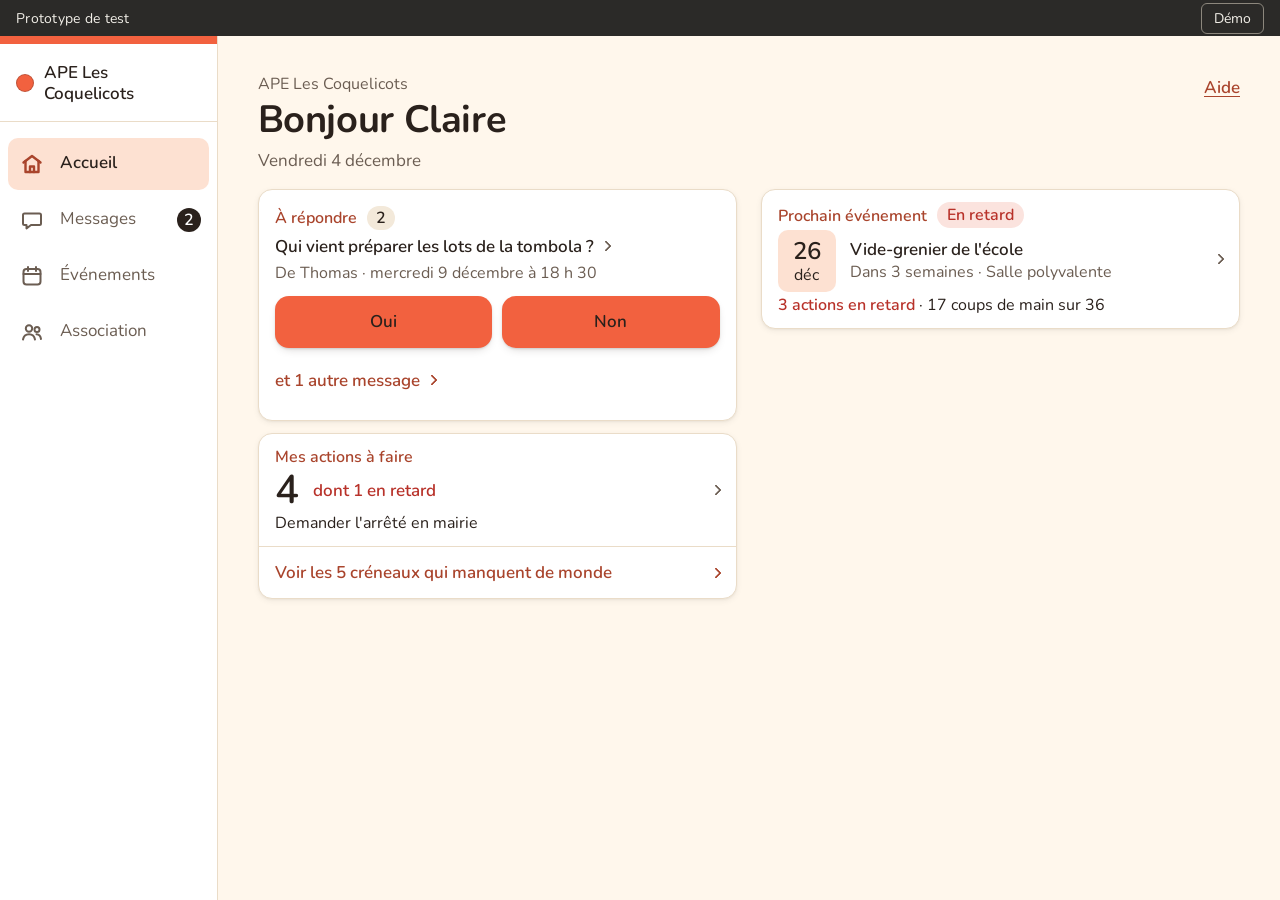
<file: index.html>
<!doctype html>
<html lang="fr">
<head>
  <meta charset="utf-8">
  <meta name="viewport" content="width=device-width, initial-scale=1, viewport-fit=cover">
  <meta name="theme-color" content="#FFF7EC">
  <meta name="robots" content="noindex, nofollow, noarchive">
  <meta name="googlebot" content="noindex, nofollow">
  <title>MonAsso — prototype</title>
  <link rel="stylesheet" href="style.css">
</head>
<body>
  <!-- Outils de démonstration (rempli par js/app.js) : ne font pas partie de l'interface. -->
  <div class="demo" role="region" aria-label="Outils de démonstration">
    <div class="demo-bandeau">
      <span class="demo-etiquette" id="demo-etiquette">Prototype de test</span>
      <a class="demo-retour" id="demo-retour" href="#accueil" hidden>Revenir à l'application</a>
      <button type="button" class="demo-bouton" id="demo-ouvrir" aria-expanded="false" aria-controls="demo-menu">Démo</button>
    </div>
    <div class="demo-menu" id="demo-menu" hidden></div>
  </div>

  <!-- Menu (rempli par js/app.js selon la sorte de groupe) : barre du bas au téléphone, colonne de gauche à l'ordinateur.
       Il vient avant le contenu, pour être rejoint en premier au clavier. -->
  <nav class="onglets" id="onglets" aria-label="Menu principal"></nav>

  <!-- À l'ordinateur, la liste (Messages, Événements) quand l'écran est en deux colonnes ; vide au téléphone. -->
  <div class="liste" id="liste"></div>

  <main id="vue" class="vue" tabindex="-1"></main>

  <!-- Demande 017 : la fenêtre de confirmation de l'appli (remplace celle du navigateur). Sans titre : la phrase lui donne son nom
       (la question) et sa description (la suite). Textes et boutons remplis par js/app.js, depuis mots.js. -->
  <dialog class="fenetre" id="fenetre" aria-labelledby="fenetre-nom">
    <p class="fenetre-phrase" id="fenetre-phrase"><span id="fenetre-nom"></span> <span id="fenetre-detail"></span></p>
    <div class="fenetre-boutons">
      <button type="button" class="bouton" id="fenetre-oui"></button>
      <button type="button" class="bouton bouton--secondaire" id="fenetre-non"></button>
    </div>
  </dialog>

  <noscript><p class="vue">Ce prototype a besoin de JavaScript pour fonctionner.</p></noscript>

  <script src="mots.js"></script>
  <script src="donnees.js"></script>
  <script src="js/logique.js"></script>
  <script src="js/groupes.js"></script>
  <script src="js/evenements.js"></script>
  <script src="js/messages.js"></script>
  <script src="js/app.js"></script>
</body>
</html>
</file>
<file: style.css>
/*
  Prototype MonAsso — charte « V2 » (demande 1, navigation et charte).
  Fond crème chaud, une couleur principale vive (remplaçable par celle de
  l'association), un accent bleu canard, coins arrondis, police ronde Nunito.
  Tout est décrit, avec les contrastes, sur la page interne « Charte » (#charte).

  Règles : texte de 16 px minimum, contraste AA (4,5:1) pour tout texte,
  un seul bouton principal par écran, boutons nommés par un verbe et son objet.
*/

/* Nunito : police ronde et lisible, zéro rond. Licence libre OFL (polices/OFL-nunito.txt). */
@font-face { font-family: "Nunito"; src: url("polices/nunito-variable.woff2") format("woff2"); font-weight: 200 1000; font-style: normal; font-display: swap; }

:root {
  /* Couleur principale : remplacée au chargement par celle de l'association (js/app.js). */
  --principale: #F2613F;          /* aplats, repères, illustrations */
  --principale-fond: #F2613F;     /* fond du bouton principal */
  --sur-principale: #2A211C;      /* texte posé sur la couleur principale */
  --principale-texte: #A9442C;    /* écrire en couleur (liens, titres de carte) */
  --principale-pale: #FDE1D2;     /* fond léger */

  /* Accent : bleu canard, pour « en cours » et les informations. */
  --accent: #0B6E77;
  --accent-pale: #DDF0EF;

  /* Alerte : retards, annulation. */
  --alerte: #B8322A;
  --alerte-pale: #FBE3DE;

  /* Code couleur de préparation (calendrier) : toujours accompagné d'un mot. */
  --vert: #2F8A3E;
  --vert-pale: #DDF1DF;
  --vert-texte: #1F6B2C;
  --orange: #E08A1E;
  --orange-pale: #FDEBD3;
  --orange-texte: #8A4A0A;

  /* Neutres chauds */
  --fond: #FFF7EC;
  --surface: #FFFFFF;
  --surface-douce: #F3E9DA;
  --trait: #EADCC8;
  --texte: #2A211C;
  --texte-doux: #6B5D52;          /* 6:1 sur le fond */

  --police: "Nunito", "Trebuchet MS", system-ui, sans-serif;
  --taille-texte: 1.0625rem;      /* 17 px */
  --taille-petit: 1rem;           /* 16 px : jamais en dessous */
  --rayon: 14px;
  --rayon-petit: 10px;
  --geste: 52px;                  /* hauteur minimale des zones tactiles */
  --barre-bas: 72px;
  --bande: 79px;                  /* hauteur de la bande du bouton : 12 + 54 (un bouton) + 12, et 1 px de trait */
  /* Demande 017 (direction artistique) : contours fins et gris, ombres légères, mouvements courts. */
  --contour: #8A7B70;             /* champs, boutons secondaires, cases : 4,1:1 sur blanc, 3,8:1 sur le fond, 3,4:1 sur --surface-douce */
  --ombre: 0 1px 2px rgba(42, 33, 28, 0.05), 0 2px 6px rgba(42, 33, 28, 0.06);
  --ombre-principale: 0 1px 2px rgba(42, 33, 28, 0.12), 0 4px 10px -4px rgba(42, 33, 28, 0.25); /* le bouton principal, seul bouton à en avoir */
  --ombre-fenetre: 0 12px 40px rgba(42, 33, 28, 0.28);
  --voile: rgba(42, 33, 28, 0.5);
  --duree: 180ms;
  --duree-courte: 150ms;
  --courbe: cubic-bezier(.2, 0, 0, 1); /* départ vif, arrivée douce */
  --rayon-fenetre: 20px;
}

*, *::before, *::after { box-sizing: border-box; }
html { -webkit-text-size-adjust: 100%; }

body {
  margin: 0;
  background: var(--fond);
  color: var(--texte);
  font-family: var(--police);
  font-size: var(--taille-texte);
  font-weight: 400;
  line-height: 1.5;
  overflow-wrap: break-word;
}

/* Demande 017 : souligné = un lien posé dans une phrase (et « Aide », les liens gris) ; ce qui s'ouvre porte un chevron, sans soulignement. */
a { color: var(--principale-texte); font-weight: inherit; text-decoration: underline; text-decoration-thickness: 1px; text-underline-offset: 3px; }
:focus-visible { outline: 3px solid var(--accent); outline-offset: 3px; border-radius: 4px; }
h1, h2, h3, p, figure { margin: 0; }
ul, ol { margin: 0; padding: 0; list-style: none; }
strong { font-weight: 600; }
/* Demande 017 : trois graisses seulement, 400, 600 et 700 (700 pour le titre de page). */
h3 { font-weight: 600; }
th { font-weight: 600; }

/* ---------- Outils de démo (hors interface) ---------- */

.demo { position: sticky; top: 0; z-index: 10; font-size: 0.875rem; }
.demo-bandeau {
  display: flex; align-items: center; justify-content: space-between; gap: 12px;
  min-height: 36px; padding: 0 16px; background: #2B2A28; color: #F2EFE8;
}
.demo-etiquette { letter-spacing: 0.02em; }
.demo-bouton {
  font: inherit; color: inherit; background: transparent;
  border: 1px solid #8C877D; border-radius: 6px; padding: 4px 12px; min-height: 30px; cursor: pointer;
}
.demo-retour { color: #F2EFE8; margin-left: auto; padding: 4px 0; font-weight: 400; }
.demo-menu { background: #2B2A28; color: #F2EFE8; padding: 4px 16px 12px; border-top: 1px solid #45433F; }
.demo-ligne {
  display: flex; align-items: center; justify-content: space-between; gap: 12px; width: 100%;
  min-height: 48px; padding: 8px 0; border: 0; border-bottom: 1px solid #45433F;
  font: inherit; color: #F2EFE8; text-decoration: none; text-align: left; background: none; font-weight: 400;
}
.demo-ligne select { font: inherit; font-size: 1rem; padding: 6px 8px; border-radius: 6px; border: 1px solid #8C877D; background: #3A3936; color: #F2EFE8; }
/* « Changer de groupe » et « Changer de personne » : le libellé au-dessus, la liste dessous,
   sur toute la largeur du menu et jamais plus ; un nom trop long est coupé par des points de suspension. */
.demo-ligne--liste { flex-direction: column; align-items: stretch; justify-content: center; gap: 4px; min-width: 0; }
.demo-ligne--liste select {
  display: block; width: 100%; max-width: 100%; min-width: 0; min-height: 44px; box-sizing: border-box;
  white-space: nowrap; overflow: hidden; text-overflow: ellipsis;
}
.demo-reinit { color: #D8D3C9; text-decoration: underline; cursor: pointer; border-bottom: 0; }

/* ---------- Mise en page ---------- */

.vue { max-width: 560px; margin: 0 auto; padding: 16px 16px 56px; outline: none; }
.espace-bureau .vue { padding-bottom: calc(var(--barre-bas) + 40px + env(safe-area-inset-bottom)); }

.entete { margin-bottom: 16px; }
.surtitre { font-size: var(--taille-petit); font-weight: 400; color: var(--texte-doux); margin-bottom: 2px; }
h1 { font-size: 2rem; line-height: 1.15; font-weight: 700; letter-spacing: -0.01em; }
h1:focus { outline: none; }
h2 { font-size: 1.25rem; line-height: 1.25; font-weight: 600; }
.sous-titre { margin-top: 6px; color: var(--texte-doux); }
.discret { color: var(--texte-doux); font-size: var(--taille-petit); }
.texte-alerte { color: var(--alerte); font-weight: 600; }

.retour {
  display: inline-flex; align-items: center; gap: 8px; min-height: 44px; margin: -6px 0 6px;
  text-decoration: none;
}
/* Demande 017 : un seul chevron, 8 × 8 px, trait de 2 px ; vers la gauche pour revenir. */
.retour::before { content: ""; flex-shrink: 0; width: 8px; height: 8px; border-left: 2px solid currentColor; border-bottom: 2px solid currentColor; transform: rotate(45deg); border-radius: 1px; }

.section { margin-top: 24px; }
.section-titre { display: flex; align-items: baseline; justify-content: space-between; gap: 12px; margin-bottom: 8px; }
.section-titre .discret { font-weight: 400; }

/* ---------- Boutons ---------- */

.bouton {
  display: flex; align-items: center; justify-content: center; gap: 8px;
  /* Demande 017 : le contour passe de 2 à 1 px ; la marge intérieure gagne 1 px, la hauteur du bouton ne change pas (54 px avec une ligne). */
  width: 100%; min-height: var(--geste); padding: 13px 20px;
  font: inherit; font-weight: 600; text-align: center; text-decoration: none;
  border-radius: var(--rayon); cursor: pointer; border: 1px solid transparent;
  transition: background-color var(--duree-courte) var(--courbe), border-color var(--duree-courte) var(--courbe),
    box-shadow var(--duree-courte) var(--courbe), color var(--duree-courte) var(--courbe), transform var(--duree-courte) var(--courbe);
}
/* Demande 017 : le bouton principal, seul bouton à avoir une ombre (une ombre douce, sans arête) ; aucun contour. */
.bouton--principal { background: var(--principale-fond); color: var(--sur-principale); box-shadow: var(--ombre-principale); }
.bouton--secondaire { background: var(--surface); color: var(--texte); border-color: var(--contour); }
.bouton--secondaire:hover { background: var(--surface-douce); }
.bouton--alerte { background: var(--alerte); color: #fff; }
.bouton--petit { width: auto; min-height: 48px; padding: 8px 16px; flex-shrink: 0; }
.bouton + .bouton, .bouton + .boutons-ligne, .boutons-ligne + .bouton { margin-top: 12px; }
.bouton:active { transform: translateY(1px); }
.bouton--principal:active { box-shadow: 0 1px 2px rgba(42, 33, 28, 0.12); }
/* Un bouton d'ajout placé avant une liste, ou après elle (demande 006). */
.bouton + .calendrier, .bouton + .avancement, .bouton + .vide { margin-top: 16px; }
.repli + .bouton { margin-top: 14px; }
.vide .bouton { margin-top: 6px; }

/* Demande 017 : le lien de suite se reconnaît à son chevron, pas à un soulignement. */
.lien-suite { display: inline-flex; align-items: center; gap: 8px; min-height: 48px; margin-top: 8px; font-weight: 600; text-decoration: none; }
.lien-suite::after { content: ""; flex-shrink: 0; width: 8px; height: 8px; border-right: 2px solid currentColor; border-top: 2px solid currentColor; transform: rotate(45deg); border-radius: 1px; }
.lien-bouton {
  display: block; width: 100%; min-height: 48px; margin-top: 4px;
  font: inherit; font-weight: 600; color: var(--texte-doux); background: none; border: 0;
  text-decoration: underline; text-decoration-thickness: 1px; text-underline-offset: 3px; cursor: pointer;
}

/* ---------- Cartes et blocs (un toucher ouvre le détail) ---------- */

.carte {
  position: relative; display: block; padding: 12px 40px 12px 16px; margin-bottom: 8px;
  background: var(--surface); border: 1px solid var(--trait); border-radius: var(--rayon); box-shadow: var(--ombre);
  color: var(--texte); text-decoration: none; font-weight: 400;
  transition: background-color var(--duree-courte) var(--courbe), border-color var(--duree-courte) var(--courbe),
    box-shadow var(--duree-courte) var(--courbe), transform var(--duree-courte) var(--courbe);
}
/* Demande 017 : le chevron, le même partout (8 × 8 px, trait de 2 px, gris doux) ; vers la droite, à 16 px du bord, centré. */
.carte::after {
  content: ""; position: absolute; right: 16px; top: 50%; width: 8px; height: 8px; margin-top: -4px;
  border-right: 2px solid var(--texte-doux); border-top: 2px solid var(--texte-doux); transform: rotate(45deg); border-radius: 1px;
}
.carte:active { transform: translateY(1px); }
.carte-etiquette { display: block; font-size: var(--taille-petit); line-height: 1.375; font-weight: 600; color: var(--principale-texte); margin-bottom: 2px; }
.carte-ligne { display: flex; gap: 14px; align-items: center; }
.carte-titre { display: block; font-size: var(--taille-texte); line-height: 1.3; font-weight: 600; }
.carte-quand { display: block; font-size: var(--taille-petit); line-height: 1.375; color: var(--texte-doux); }
.carte-infos { display: block; font-size: var(--taille-petit); line-height: 1.375; margin-top: 2px; }
/* Demande 017 : la carte d'un message, « Question · De Thomas » sur une ligne (la sorte à la couleur du groupe, l'auteur en gris). */
.carte-auteur { color: var(--texte-doux); font-weight: 400; white-space: nowrap; } /* le point médian ne commence jamais une ligne */
/* Demande 017, critère « quatre messages au moins visibles sans défiler à 375 × 812 » (écran Messages, bureau de l'APE) : les valeurs
   de la direction artistique laissaient la 4e carte à 756 px (les titres de section n'étaient pas comptés). La liste des messages est donc
   un peu plus serrée que les autres listes : sections à 12 px, cartes à 8 px de marge haute et basse, lignes à 1,25, sans écart entre
   les lignes de la carte. Aucun texte sous 16 px. Choix à confirmer par la direction artistique (fiche de la demande 017). */
.section--messages { margin-top: 12px; }
.section--messages > .section-titre { margin-bottom: 4px; line-height: 1.2; }
.carte--message { padding-top: 8px; padding-bottom: 8px; }
.carte--message .carte-titre { line-height: 1.25; }
.carte--message .carte-etiquette, .carte--message .carte-quand, .carte--message .carte-infos { line-height: 1.25; margin: 0; }
.carte--message .etiquette { line-height: 1.25; padding-top: 1px; padding-bottom: 1px; }
.carte--passee { background: var(--surface-douce); box-shadow: none; }

.grand-nombre { font-size: 2.5rem; line-height: 1; font-weight: 600; color: var(--texte); }
.bloc-chiffre { display: flex; align-items: center; gap: 14px; }

.pastille {
  display: flex; flex-direction: column; align-items: center; justify-content: center; flex-shrink: 0;
  width: 58px; height: 62px; border-radius: var(--rayon-petit);
  background: var(--principale-pale); color: var(--texte); line-height: 1;
}
.pastille-jour { font-size: 1.5rem; font-weight: 600; }
.pastille-mois { font-size: 1rem; font-weight: 400; margin-top: 4px; }
.carte--passee .pastille { background: var(--surface); }

/* Étiquettes */
.etiquette {
  display: inline-block; flex-shrink: 0; padding: 2px 10px; border-radius: 999px;
  font-size: 1rem; line-height: 1.375; font-weight: 600; white-space: nowrap;
  background: var(--surface-douce); color: var(--texte);
}
.etiquette--alerte { background: var(--alerte-pale); color: var(--alerte); }
.etiquette--ok { background: var(--accent-pale); color: var(--accent); }
.compte { display: inline-block; min-width: 1.8em; padding: 0 8px; margin-left: 6px; border-radius: 999px; background: var(--surface-douce); text-align: center; font-size: 1rem; }

/* ---------- Barre du bas (espace bureau) ---------- */

.onglets {
  position: fixed; left: 0; right: 0; bottom: 0; z-index: 9;
  display: flex; justify-content: space-around; gap: 2px;
  min-height: var(--barre-bas); padding: 0 6px env(safe-area-inset-bottom);
  background: var(--surface); border-top: 1px solid var(--trait);
  box-shadow: 0 -1px 3px rgba(42, 33, 28, 0.06);
}
.onglets[hidden] { display: none; }
.onglets a {
  flex: 1 1 auto; display: flex; flex-direction: column; align-items: center; justify-content: center; gap: 2px; min-width: 0;
  padding: 8px 2px 6px; color: var(--texte-doux); text-decoration: none; font-size: 1rem; font-weight: 400; line-height: 1.1;
  letter-spacing: -0.01em;
  transition: background-color var(--duree-courte) var(--courbe), color var(--duree-courte) var(--courbe);
}
.onglets .icone { display: flex; align-items: center; justify-content: center; width: 52px; height: 30px; border-radius: 999px; }
.onglets svg { width: 24px; height: 24px; fill: none; stroke: currentColor; stroke-width: 2; stroke-linecap: round; stroke-linejoin: round; }
.onglets a[aria-current="page"] { color: var(--texte); font-weight: 600; }
.onglets a[aria-current="page"] .icone { background: var(--principale-pale); }
.onglets a[aria-current="page"] svg { stroke: var(--principale-texte); stroke-width: 2.4; }

/* ---------- Listes d'actions ---------- */

.bascule { display: grid; grid-template-columns: 1fr 1fr; gap: 4px; padding: 4px; margin-bottom: 8px; background: var(--surface-douce); border-radius: var(--rayon); }
.bascule a {
  display: flex; align-items: center; justify-content: center; min-height: 46px; padding: 6px 8px;
  border-radius: var(--rayon-petit); color: var(--texte); text-decoration: none; text-align: center;
  transition: background-color var(--duree-courte) var(--courbe), box-shadow var(--duree-courte) var(--courbe);
}
.bascule a[aria-current] { background: var(--surface); box-shadow: var(--ombre); font-weight: 600; }

.actions { background: var(--surface); border: 1px solid var(--trait); border-radius: var(--rayon); padding: 0 14px; }
.action { display: flex; align-items: center; justify-content: space-between; gap: 12px; padding: 12px 0; }
.action + .action { border-top: 1px solid var(--trait); }
.action-texte { min-width: 0; }
.action-libelle { font-weight: 600; line-height: 1.3; }
.action-meta { color: var(--texte-doux); margin-top: 2px; }
.action--retard .action-quand { color: var(--alerte); font-weight: 600; }
.action--fait .action-libelle { color: var(--texte-doux); font-weight: 400; }

/* Libellé qui s'ouvre (demande 006, bureau) : tout le texte de l'action est la zone à toucher, le libellé garde sa couleur et sa graisse.
   Demande 017 : plus de soulignement, un chevron vers la droite, à 4 px du texte, avant le bouton d'état. */
.action-texte--lien {
  position: relative; display: flex; flex-direction: column; justify-content: center; flex: 0 1 auto; min-height: 44px; padding-right: 12px;
  color: inherit; font-weight: inherit; text-decoration: none;
}
/* Essai 2 (B2) : le chevron suit le dernier mot du libellé, à 8 px, dans sa ligne ; il ne passe jamais seul à la ligne et ne touche pas
   le bouton d'état. La zone à toucher reste tout le texte de l'action (44 px de haut au moins). */
.action-texte--lien .fin-libelle { white-space: nowrap; }
.action-texte--lien .fin-libelle::after {
  content: ""; display: inline-block; width: 8px; height: 8px; margin-left: 8px; vertical-align: 2px;
  border-right: 2px solid var(--texte-doux); border-top: 2px solid var(--texte-doux); transform: rotate(45deg); border-radius: 1px;
}

/* Statut d'une action : on touche pour le faire avancer */
.statut {
  flex-shrink: 0; min-width: 104px; min-height: 48px; padding: 6px 12px;
  font: inherit; font-size: 1rem; font-weight: 600; border-radius: 999px; cursor: pointer;
  border: 2px solid var(--texte); color: var(--texte); background: var(--surface);
  transition: background-color var(--duree-courte) var(--courbe), border-color var(--duree-courte) var(--courbe),
    color var(--duree-courte) var(--courbe), transform var(--duree-courte) var(--courbe);
}
.statut--en-cours { background: var(--accent-pale); border-color: var(--accent); color: var(--accent); }
.statut--fait { border-color: transparent; background: transparent; color: var(--texte-doux); font-weight: 600; min-height: 44px; }
.statut--fait::before {
  content: ""; display: inline-block; width: 10px; height: 5px; margin: 0 8px 3px 0;
  border-left: 2.5px solid currentColor; border-bottom: 2.5px solid currentColor; transform: rotate(-45deg);
}
.action--retard .statut--a-faire { border-color: var(--alerte); color: var(--alerte); }
.statut:active { transform: scale(0.96); }
/* État qui se lit sans se toucher (ni référent de l'action, ni bureau) : une étiquette (.etiquette), pas un bouton (demande 006b). */

/* Groupes repliables (échéances d'un événement, créneaux) */
.repli { margin-bottom: 10px; background: var(--surface); border: 1px solid var(--trait); border-radius: var(--rayon); }
.repli > summary {
  display: flex; align-items: center; gap: 10px; min-height: 60px; padding: 10px 14px; cursor: pointer; list-style: none;
}
.repli > summary::-webkit-details-marker { display: none; }
/* Demande 017 : le chevron du repli, vers le bas fermé, vers le haut ouvert ; il tourne en 150 ms. */
.repli > summary::after {
  content: ""; flex-shrink: 0; width: 8px; height: 8px; margin: 0 4px 4px 4px;
  border-right: 2px solid var(--texte-doux); border-top: 2px solid var(--texte-doux); transform: rotate(135deg); border-radius: 1px;
  transition: transform var(--duree-courte) var(--courbe);
}
.repli[open] > summary::after { transform: rotate(-45deg); margin-bottom: -4px; }
.repli-titres { flex: 1; min-width: 0; }
.repli-titre { display: block; font-weight: 600; }
.repli-meta { display: block; color: var(--texte-doux); }
.insecable { white-space: nowrap; }
/* Suite de mentions séparées par un point médian : le point ouvre chaque mention et tombe hors du cadre
   quand la mention commence une ligne. Aucun point seul en bout ni en début de ligne. */
.suite { display: flex; flex-wrap: wrap; overflow: hidden; }
.suite-part { padding-left: 1em; margin-left: -1em; margin-right: 1em; }
.suite-part:last-child { margin-right: 0; }
.suite-point { display: inline-block; width: 1em; margin-left: -1em; text-align: center; white-space: pre; }
.repli-corps { padding: 0 14px 6px; border-top: 1px solid var(--trait); }
.repli .actions { border: 0; padding: 0; background: none; }

.avancement { margin-bottom: 8px; }
.barre { height: 10px; margin-bottom: 16px; background: var(--surface-douce); border-radius: 999px; overflow: hidden; }
.barre span { display: block; height: 100%; background: var(--principale); border-radius: 999px; }
.astuce { margin-bottom: 14px; padding: 10px 14px; background: var(--accent-pale); border-radius: var(--rayon-petit); color: var(--texte); }

/* ---------- Calendrier ---------- */

.calendrier { margin-bottom: 28px; padding: 16px 12px 14px; background: var(--surface); border: 1px solid var(--trait); border-radius: var(--rayon); }
.calendrier-titre { margin: 0 4px 10px; }
.calendrier-grille { width: 100%; border-collapse: separate; border-spacing: 2px; table-layout: fixed; }
.calendrier-grille th { font-size: 1rem; font-weight: 400; color: var(--texte-doux); padding-bottom: 4px; }
.calendrier-grille td { padding: 0; text-align: center; }
.jour {
  display: flex; align-items: center; justify-content: center; width: 100%; max-width: 46px; height: 44px; margin: 0 auto;
  border-radius: 12px; color: var(--texte); font-weight: 400; text-decoration: none; border: 3px solid transparent;
}
a.jour { font-weight: 600; }
/* Trois formes en plus des couleurs, pour qui distingue mal le rouge du vert. */
.jour--a-jour { background: var(--vert-pale); border-color: var(--vert); border-radius: 50%; }
.jour--en-cours { background: var(--orange-pale); border-color: var(--orange); border-style: dashed; }
.jour--retard { background: var(--alerte-pale); border-color: var(--alerte); border-style: double; border-width: 5px; }
.jour--passe { background: var(--surface-douce); }
/* Le jour d'aujourd'hui garde son soulignement : c'est sa forme, ce n'est pas un lien (exception arbitrée, demande 017). */
.jour--aujourdhui { text-decoration: underline; text-decoration-thickness: 3px; text-underline-offset: 3px; font-weight: 600; }
.calendrier-mois { margin-top: 12px; }
.calendrier-mois .bouton { width: 100%; }
.legende { margin-top: 14px; }
.legende li { display: flex; align-items: center; gap: 12px; padding: 4px 0; }
.legende .jour { flex-shrink: 0; width: 34px; height: 34px; margin: 0; }
.etiquette--retard { background: var(--alerte-pale); color: var(--alerte); }
.etiquette--en-cours { background: var(--orange-pale); color: var(--orange-texte); }
.etiquette--a-jour { background: var(--vert-pale); color: var(--vert-texte); }
.carte-statut { display: block; margin-top: 6px; }
.carte-etiquette .etiquette { margin-left: 6px; vertical-align: 1px; }
.entete .sous-titre .etiquette { margin-top: 2px; }

/* ---------- Événement : onglets ---------- */

.sous-onglets { display: flex; gap: 4px; padding: 4px; margin: 0 0 20px; background: var(--surface-douce); border-radius: var(--rayon); }
.sous-onglets a {
  flex: 1 1 auto; display: flex; align-items: center; justify-content: center; min-height: 46px; padding: 0 6px;
  border-radius: var(--rayon-petit); color: var(--texte); text-decoration: none; font-weight: 400; white-space: nowrap;
  transition: background-color var(--duree-courte) var(--courbe), box-shadow var(--duree-courte) var(--courbe);
}
.sous-onglets a[aria-current="page"] { background: var(--surface); box-shadow: var(--ombre); font-weight: 600; }

/* Lien à envoyer aux parents */
.partage { padding: 18px 16px; margin-bottom: 28px; background: var(--principale-pale); border-radius: var(--rayon); }
.partage h2 { margin-bottom: 4px; }
.partage > .discret { color: var(--texte); margin-bottom: 12px; }
.lien-adresse {
  padding: 10px 12px; margin-bottom: 12px; background: var(--surface); border-radius: var(--rayon-petit);
  font-size: 1rem; overflow-wrap: anywhere; user-select: all; -webkit-user-select: all;
}
.copie-ok:empty { display: none; }
.copie-ok { margin-top: 8px; color: var(--texte); }
.partage .boutons-ligne { margin-top: 12px; }
.boutons-ligne { display: grid; grid-template-columns: 1fr 1fr; gap: 10px; }
.boutons-ligne .bouton { margin: 0; min-width: 0; padding-left: 8px; padding-right: 8px; line-height: 1.2; }
.qr { display: flex; gap: 14px; align-items: center; margin-top: 14px; padding: 12px; background: var(--surface); border-radius: var(--rayon-petit); }
.qr[hidden] { display: none; }
.qr-image {
  flex-shrink: 0; width: 88px; height: 88px; border: 2px solid var(--texte); border-radius: 6px;
  background:
    linear-gradient(var(--texte), var(--texte)) 8px 8px / 22px 22px no-repeat,
    linear-gradient(var(--texte), var(--texte)) 54px 8px / 22px 22px no-repeat,
    linear-gradient(var(--texte), var(--texte)) 8px 54px / 22px 22px no-repeat,
    repeating-linear-gradient(90deg, transparent 0 6px, rgba(42, 33, 28, 0.25) 6px 9px),
    #fff;
}

/* Qui vient (bureau) */
.noms li { display: flex; flex-wrap: wrap; justify-content: space-between; gap: 2px 12px; padding: 10px 0; }
.noms li + li { border-top: 1px solid var(--trait); }
.noms a { display: inline-flex; align-items: center; min-height: 40px; }
.repli-corps > .calme { padding: 10px 0; }

/* ---------- Bilan ---------- */

.affichette {
  position: relative; margin: 0 0 20px; padding: 28px 20px 24px;
  background: var(--surface); border-radius: var(--rayon); box-shadow: var(--ombre);
  border-top: 12px solid var(--principale);
}
.affichette-asso { font-weight: 600; color: var(--texte-doux); }
.affichette-merci { font-size: 2.5rem; line-height: 1.1; font-weight: 700; margin: 4px 0 20px; }
.nombre { font-weight: 600; }
.chiffre-vedette { display: flex; align-items: center; gap: 14px; font-weight: 600; font-size: 1.1875rem; line-height: 1.25; margin-bottom: 16px; }
.chiffre-vedette .nombre { font-size: 4rem; line-height: 1; padding: 4px 12px; background: var(--principale-pale); border-radius: var(--rayon); }
.chiffres li { display: flex; align-items: baseline; gap: 10px; padding: 10px 0; border-top: 1px solid var(--trait); }
.chiffres .nombre { font-size: 1.875rem; white-space: nowrap; color: var(--accent); }
.affichette-pied { margin-top: 16px; }
.note-bas { margin-top: 12px; }

/* ---------- États vides, avec illustration légère ---------- */

.vide { display: flex; flex-direction: column; align-items: center; text-align: center; gap: 10px; padding: 24px 16px; background: var(--surface); border-radius: var(--rayon); border: 1px dashed var(--trait); }
.vide p { max-width: 30em; }
.illustration { width: 132px; height: auto; }
.calme { color: var(--texte-doux); }

/* ---------- Association, Aide, Charte ---------- */

.fiche, .membres { background: var(--surface); border: 1px solid var(--trait); border-radius: var(--rayon); padding: 4px 14px; }
.membres li, .fiche li { display: flex; justify-content: space-between; flex-wrap: wrap; gap: 4px 12px; padding: 12px 0; }
.membres li + li, .fiche li + li { border-top: 1px solid var(--trait); }
.membre-nom { font-weight: 600; }
.membre-role, .fiche-cle { color: var(--texte-doux); }

.questions .repli > summary { font-weight: 600; }
.questions .repli-corps { padding: 12px 14px 14px; }
.questions .repli-corps p + p { margin-top: 8px; }

.nuancier { display: grid; grid-template-columns: 1fr; gap: 10px; }
.nuance { display: flex; align-items: center; gap: 12px; padding: 10px; background: var(--surface); border: 1px solid var(--trait); border-radius: var(--rayon-petit); }
.nuance-carre { flex-shrink: 0; width: 52px; height: 52px; border-radius: var(--rayon-petit); border: 1px solid rgba(42, 33, 28, 0.15); }
.nuance-nom { display: block; font-weight: 600; }
.nuance-detail { display: block; color: var(--texte-doux); }
.choix-couleurs { display: flex; flex-wrap: wrap; gap: 8px; }
.choix-couleur {
  display: inline-flex; align-items: center; gap: 8px; min-height: 48px; padding: 6px 14px 6px 8px;
  font: inherit; font-weight: 400; color: var(--texte); background: var(--surface); border: 1px solid var(--contour); border-radius: 999px; cursor: pointer;
  transition: border-color var(--duree-courte) var(--courbe), box-shadow var(--duree-courte) var(--courbe);
}
.choix-couleur[aria-pressed="true"] { border-color: var(--texte); box-shadow: inset 0 0 0 1px var(--texte); font-weight: 600; }
.choix-couleur span { width: 30px; height: 30px; border-radius: 50%; }
.echelle li { padding: 8px 0; border-bottom: 1px solid var(--trait); }
.echelle .discret { display: block; }
.exemples > * + * { margin-top: 14px; }
.regles { list-style: disc; padding-left: 1.2em; }
.regles li { padding: 3px 0; }

/* ---------- Lien « Aide » en haut de chaque écran (demande 005) ---------- */

.lien-aide {
  float: right; display: inline-flex; align-items: center; min-height: 44px; margin: -6px -4px 4px 12px; padding: 0 4px;
  font-weight: 600; color: var(--principale-texte);
}

/* ---------- Groupes, personnes, équipes (demande 005) ---------- */

.message-ok {
  margin: 0 0 16px; padding: 12px 14px; border-radius: var(--rayon-petit);
  background: var(--accent-pale); color: var(--texte); font-weight: 400; border-left: 6px solid var(--accent);
}
.message-ok[hidden] { display: none; }
.section .message-ok { margin-top: 14px; }
.avertissement {
  margin: -8px 0 18px; padding: 8px 12px; border-radius: var(--rayon-petit);
  background: var(--surface-douce); color: var(--texte-doux); font-size: var(--taille-petit); font-weight: 400;
}

.personnes { margin-top: 16px; background: var(--surface); border: 1px solid var(--trait); border-radius: var(--rayon); padding: 0 14px; }
.personnes li + li { border-top: 1px solid var(--trait); }
.personne { display: block; padding: 12px 0; color: var(--texte); text-decoration: none; }
/* Demande 017 : le chevron de la ligne de personne et de la ligne de rendez-vous, le même que celui des cartes, à 16 px du bord droit. */
.personne--lien { position: relative; padding-right: 36px; }
.personne--lien::after {
  content: ""; position: absolute; right: 16px; top: 50%; width: 8px; height: 8px; margin-top: -4px;
  border-right: 2px solid var(--texte-doux); border-top: 2px solid var(--texte-doux); transform: rotate(45deg); border-radius: 1px;
}
.personne-nom { display: block; font-weight: 600; }
.personne-vous { color: var(--texte-doux); font-weight: 400; }
.personne-detail { display: block; color: var(--texte-doux); }
.personne-contact { color: var(--texte); }

.form-personne, .form-equipe, .form-groupe, .form-evenement, .form-action, .form-creneau { margin-top: 4px; }
.choix { border: 0; margin: 0 0 16px; padding: 0; min-width: 0; }
.choix legend { font-weight: 600; margin-bottom: 6px; padding: 0; }
/* Demande 017 : un contour gris fin ; la case choisie, un trait foncé de 2 px visibles, sans que rien ne bouge. */
.choix-option {
  display: flex; align-items: flex-start; gap: 12px; min-height: var(--geste); padding: 10px 12px; margin-bottom: 8px;
  background: var(--surface); border: 1px solid var(--contour); border-radius: var(--rayon-petit); cursor: pointer;
  transition: border-color var(--duree-courte) var(--courbe), box-shadow var(--duree-courte) var(--courbe), background-color var(--duree-courte) var(--courbe);
}
.choix-option:has(input:checked) { border-color: var(--texte); box-shadow: inset 0 0 0 1px var(--texte); }
.choix-option input { flex-shrink: 0; width: 24px; height: 24px; margin: 1px 0 0; accent-color: var(--accent); }
.choix-texte { min-width: 0; }
.choix-titre { display: flex; align-items: center; gap: 8px; font-weight: 600; }
.choix-detail { display: block; color: var(--texte-doux); }
.choix--couleurs { display: grid; grid-template-columns: 1fr 1fr; gap: 0 8px; }
.choix--couleurs legend { grid-column: 1 / -1; }
.choix--couleurs .champ-erreur { grid-column: 1 / -1; }
.choix--couleurs .choix-option { align-items: center; gap: 8px; min-width: 0; padding: 8px 8px; }
.choix--couleurs .choix-titre { gap: 6px; min-width: 0; }
.choix--liste .choix-option { margin-bottom: 6px; align-items: center; }
/* Choix unique replié (référent d'une action) : le repli montre le choix en cours, la liste est dedans. */
.choix--replie .repli { margin-bottom: 0; }
.choix--replie .repli-corps { padding-top: 12px; }
.choix--replie .surtitre { margin: 10px 0 6px; }
.pastille-couleur { flex-shrink: 0; width: 26px; height: 26px; border-radius: 50%; border: 1px solid rgba(42, 33, 28, 0.25); }
.lien-bouton--alerte { color: var(--alerte); margin-top: 12px; }
/* Le même, quand il mène à un écran (« Supprimer cet événement », demande 006b) : le texte reste centré dans la zone. */
a.lien-bouton { display: flex; align-items: center; justify-content: center; text-align: center; }
/* Écran « Refaire cet événement » : entre le paragraphe et le champ, l'écart qui sépare deux champs. */
p + .form-evenement { margin-top: 16px; }
.visuellement-cache {
  position: absolute !important; width: 1px; height: 1px; padding: 0; margin: -1px; overflow: hidden;
  clip: rect(0 0 0 0); white-space: nowrap; border: 0;
}
.visuellement-cache:focus-visible + .bouton { outline: 3px solid var(--accent); outline-offset: 2px; }

/* ---------- Messages (demande 007) ---------- */

/* N1 · Paire de réponse « Oui » / « Non » : seule exception à « un seul bouton principal par écran ».
   Avant la réponse, deux boutons pleins de même taille, sans vert ni rouge. Après, le bouton choisi reste plein
   et porte une coche (le dessin de .statut--fait) ; l'autre passe en contour. */
.bouton--choisi::before {
  content: ""; flex-shrink: 0; width: 12px; height: 6px; margin-bottom: 4px;
  border-left: 3px solid currentColor; border-bottom: 3px solid currentColor; transform: rotate(-45deg);
}
.ma-reponse { margin-bottom: 4px; }
.paire-reponse + .message-ok { margin: 12px 0 0; }

/* N2 · Bloc « À répondre » de l'accueil : l'aspect d'une carte, sans flèche, car ce n'est pas un lien entier. */
.bloc-reponse {
  padding: 16px; margin-bottom: 12px;
  background: var(--surface); border: 1px solid var(--trait); border-radius: var(--rayon); box-shadow: var(--ombre);
}
.bloc-reponse .carte-etiquette { line-height: 1.5; }
/* Le nombre du titre (« À répondre 2 ») est neutre, comme dans un titre de section : jamais la couleur du groupe. */
.carte-etiquette .compte { color: var(--texte); }
/* Demande 017 : le titre du bloc n'est plus souligné ; un chevron vers la droite, dans la ligne, après le dernier mot. */
.bloc-reponse a.carte-titre { padding: 4px 0; color: var(--texte); text-decoration: none; }
.bloc-reponse a.carte-titre::after {
  content: ""; display: inline-block; width: 8px; height: 8px; margin-left: 8px; vertical-align: 2px;
  border-right: 2px solid var(--texte-doux); border-top: 2px solid var(--texte-doux); transform: rotate(45deg); border-radius: 1px;
}
.bloc-reponse .carte-quand { margin-bottom: 12px; }
.bloc-reponse .calme { padding: 4px 0; }
.bloc-reponse .message-ok { margin: 4px 0 14px; }
.bloc-reponse .message-ok:focus { outline: none; }
/* Chaque lien de fin de bloc sur sa ligne, jamais côte à côte. */
.bloc-reponse .lien-suite { display: flex; width: fit-content; }
.message-ok a { display: inline-block; padding: 4px 0; color: var(--texte); }

/* N12 · Un bloc, deux liens (demande 007c) : l'aspect d'une carte, sans marge intérieure. En haut, une carte sans cadre,
   avec sa flèche ; un trait ; en bas, un lien sur toute la largeur, sa flèche sur le même axe. Deux liens au plus, jamais de bouton. */
.bloc-liens { margin-bottom: 12px; background: var(--surface); border: 1px solid var(--trait); border-radius: var(--rayon); box-shadow: var(--ombre); }
.bloc-liens .carte { margin-bottom: 0; background: none; border: 0; box-shadow: none; }
.bloc-liens .lien-suite { display: flex; justify-content: space-between; min-height: var(--geste); margin-top: 0; padding: 8px 16px 8px 16px; border-top: 1px solid var(--trait); }

/* N3 · Repère « Rendez-vous » d'un jour du calendrier : carré aux coins arrondis, trait plein. */
.jour--rendez-vous { background: var(--accent-pale); border-color: var(--accent); }
.rendez-vous { margin-bottom: 28px; }

/* N5 · La case qui ne se coche plus. (Le choix sur deux colonnes de la 007 est retiré depuis la 007b ; le jour et l'heure sont des cases, N13.) */
.choix-option--bloquee { background: var(--surface-douce); color: var(--texte-doux); cursor: default; }
/* La phrase de la limite reste sous les yeux pendant qu'on fait défiler la liste des personnes. */
.limite-personnes:not(:empty) { position: sticky; top: 36px; z-index: 1; margin: 0 0 6px; padding: 6px 0; background: var(--fond); }

/* N6 · Réglage allumé : l'aspect de « En cours ». Le mot change avec l'état, la couleur n'est jamais seule. */
.statut[aria-pressed="true"] { background: var(--accent-pale); border-color: var(--accent); color: var(--accent); }

/* N13 · La case à toucher, sans rond (demande 007d) : les jours en grille de deux colonnes (.choix--cases), les heures sur une
   seule ligne (.choix--ligne). Le bouton radio est caché (.visuellement-cache), la case entière est son étiquette.
   Texte de 16 px, jamais coupé. La case choisie se lit sans la couleur : trait foncé, et une coche dans un rond foncé,
   à cheval sur le coin haut droit (elle ne prend aucune largeur au mot). */
.quand > .choix { margin-bottom: 16px; }
.quand > .choix--ligne { margin-bottom: 0; }
.quand > div > .champ { margin: 12px 0 0; }
.quand > #zone-autre-date > .champ { margin: 0 0 16px; }
.choix--cases, .choix--ligne { display: grid; gap: 8px; }
.choix--cases { grid-template-columns: 1fr 1fr; }
.choix--ligne { grid-template-columns: repeat(4, 1fr) auto; gap: 6px; }
.choix--cases .choix-option, .choix--ligne .choix-option {
  position: relative; align-items: center; justify-content: center; gap: 0; min-width: 0; margin: 0; padding: 4px 8px;
  font-size: var(--taille-petit); white-space: nowrap; text-align: center;
}
/* Le bouton radio caché ne garde pas les 24 px du rond de .choix-option. */
.choix--cases .choix-option input, .choix--ligne .choix-option input { width: 1px; height: 1px; margin: -1px; }
.choix--ligne .choix-option { padding: 4px; }
.choix--ligne .choix-option:last-of-type { padding: 4px 6px; }
.choix--cases .choix-titre, .choix--ligne .choix-titre { display: block; }
.choix--cases .champ-erreur, .choix--ligne .champ-erreur { grid-column: 1 / -1; }
.choix--cases .champ-erreur:empty, .choix--ligne .champ-erreur:empty { display: none; }
.choix--cases .champ-erreur:not(:empty), .choix--ligne .champ-erreur:not(:empty) { margin-top: 0; }
.choix--cases .choix-option:has(input:focus-visible), .choix--ligne .choix-option:has(input:focus-visible) { outline: 3px solid var(--accent); outline-offset: 3px; }
.choix--cases .choix-option:has(input:checked)::after, .choix--ligne .choix-option:has(input:checked)::after {
  content: ""; position: absolute; top: -8px; right: -8px; z-index: 1; width: 20px; height: 20px; border-radius: 50%; background: var(--texte);
}
.choix--cases .choix-option:has(input:checked)::before, .choix--ligne .choix-option:has(input:checked)::before {
  content: ""; position: absolute; top: -2px; right: -3px; z-index: 2; width: 10px; height: 5px;
  border-left: 2.5px solid var(--surface); border-bottom: 2.5px solid var(--surface); transform: rotate(-45deg);
}
/* Sur la ligne des heures, 6 px séparent deux cases : la coche dépasse de 4 px sur le côté, et non de 6, pour ne pas toucher la case voisine. */
.choix--ligne .choix-option:has(input:checked)::after { right: -6px; }
.choix--ligne .choix-option:has(input:checked)::before { right: -1px; }

/* N14 · La bande du bouton (demande 007d) : fixe, juste au-dessus du menu, un seul bouton dedans. La page passe dessous ;
   elle garde en bas une réserve de la hauteur de la bande (--bande), pour que rien ne reste caché. */
.bande-action {
  position: fixed; left: 0; right: 0; bottom: calc(var(--barre-bas) + env(safe-area-inset-bottom)); z-index: 8;
  padding: 12px 16px; background: var(--fond); border-top: 1px solid var(--trait);
  box-shadow: 0 -1px 3px rgba(42, 33, 28, 0.06);
}
.bande-action .bouton { max-width: 528px; margin: 0 auto; }
/* L'exemple de la page Charte, posé à plat dans la colonne : son bouton a la largeur de la colonne, 16 px avant l'exemple suivant. */
.bande-action--exemple { position: static; padding-left: 0; padding-right: 0; margin-bottom: 16px; }
.avec-bande .vue { padding-bottom: calc(var(--barre-bas) + 40px + var(--bande) + env(safe-area-inset-bottom)); }
/* Un champ que l'on touche pour écrire s'arrête sous le bandeau du testeur et au-dessus de la bande. */
html:has(.avec-bande) { scroll-padding: 44px 0 calc(var(--barre-bas) + var(--bande) + 8px + env(safe-area-inset-bottom)); }

/* Nouvelle question, écran du message, listes */
.form-question { margin-top: 4px; }
.compte-question { margin-top: 4px; }
.repli-corps--formulaire { padding-top: 12px; }
.form-question .repli { margin-bottom: 16px; }
.entete--message .sous-titre + .sous-titre { margin-top: 2px; }
.entete--message .surtitre { margin-bottom: 6px; }
.confirmation-quoi + .bouton { margin-top: 16px; }
.calme + .bouton { margin-top: 16px; }
.suite-liste[hidden] { display: none; }

/* ---------- Commentaires, pastille du menu, ce qui serait envoyé (demande 008) ---------- */

/* N7 · Zone de saisie sur plusieurs lignes : les règles de .champ input, mot pour mot. Trois lignes de haut pour le commentaire,
   pleine largeur, pas de poignée d'agrandissement. Le compteur est dessous, en .discret ; il ne change jamais de couleur. */
.champ textarea {
  display: block; width: 100%; min-height: calc(4.5em + 24px); padding: 11px 15px; resize: none;
  font: inherit; font-size: 1.1875rem; color: var(--texte);
  background: var(--surface); border: 1px solid var(--contour); border-radius: var(--rayon-petit);
}
.champ textarea:focus { outline: none; border-color: var(--accent); box-shadow: 0 0 0 1px var(--accent), 0 0 0 4px var(--accent-pale); }
.champ textarea[aria-invalid="true"] { border-color: var(--alerte); box-shadow: 0 0 0 1px var(--alerte); }
.compte-commentaire { margin-top: 4px; }
.form-commentaire { margin-top: 16px; }
.form-commentaire .champ { margin-bottom: 12px; }
#commentaires .personnes { margin-top: 0; }
#commentaires .lien-bouton:not(.lien-bouton--ligne) { margin: 0 0 4px; }
#commentaires > .calme + .message-ok { margin-top: 14px; }
/* Message clos : la phrase est une autre partie de la section, 14 px sous la liste ou sous « Aucun commentaire pour l'instant. ». */
#commentaires-clos { margin-top: 14px; }
/* Commentaires plus anciens repliés : pas de trait au-dessus du premier commentaire visible. */
.personnes li[hidden] + li:not([hidden]) { border-top: 0; }
/* Un commentaire qui finit par son lien : les 48 px du lien tiennent lieu de marge basse. */
.commentaire:has(> .lien-bouton--ligne) { padding-bottom: 0; }
/* Un commentaire plus ancien, replié : .personne est un bloc, il faut le dire caché. */
.personne[hidden] { display: none; }
.commentaire-texte { overflow-wrap: anywhere; }
.commentaire .personne-detail { margin-top: 2px; }

/* N8 · Le lien sous un commentaire : la largeur de ses mots, aligné à gauche sous la signature, 48 px de haut. Gris souligné, pas rouge. */
.lien-bouton--ligne { display: inline-flex; align-items: center; width: auto; margin-top: 0; padding: 0; text-align: left; }

/* N9 · Le nombre posé sur l'icône « Messages » du menu : pilule de 24 px, chiffre de 16 px, foncée sur toutes les couleurs de groupe,
   à cheval sur le coin haut droit de l'icône, avec un liseré clair. Elle ne couvre pas la bulle et ne touche ni le mot ni l'onglet voisin. */
.onglets .icone { position: relative; }
.onglet-nombre {
  position: absolute; top: -6px; left: 38px; display: flex; align-items: center; justify-content: center;
  min-width: 24px; height: 24px; padding: 0 4px; border-radius: 999px;
  background: var(--texte); color: var(--surface); box-shadow: 0 0 0 2px var(--surface);
  font-size: 1rem; font-weight: 600; line-height: 1; letter-spacing: 0;
}
.onglet-nombre::after { content: attr(data-nombre); }
/* L'exemple de la page Charte : le menu posé à plat dans la page. */
.onglets--exemple { position: static; justify-content: flex-start; gap: 24px; padding: 0 12px; border: 1px solid var(--trait); border-radius: var(--rayon); box-shadow: none; }
.onglets--exemple a { flex: 0 0 auto; padding-left: 12px; padding-right: 20px; }

/* N10 · Lignes dans un bloc (« Prochains rendez-vous ») : chaque ligne est un lien entier, un trait entre deux lignes. */
.lignes-bloc li + li { border-top: 1px solid var(--trait); }
.lignes-bloc a { text-decoration: none; }
.bloc-reponse .lignes-bloc + .lien-suite { margin-top: 4px; }

/* Démo › « Ce qui serait envoyé » : une entrée par envoi. */
.envoi + .envoi, .suite-liste > .envoi:first-child { margin-top: 28px; }
.envoi .repli { margin-bottom: 0; }

/* ---------- Espace parent ---------- */

.affiche {
  padding: 24px 18px 20px; margin-bottom: 22px;
  background: var(--surface); border-radius: var(--rayon); box-shadow: var(--ombre); border-top: 12px solid var(--principale);
}
.affiche h1 { margin-top: 2px; }
.affiche-date { margin-top: 6px; font-weight: 600; }
.affiche-texte { margin-top: 10px; }

.creneaux > li + li { margin-top: 10px; }
.creneau { padding: 14px; background: var(--surface); border: 1px solid var(--trait); border-radius: var(--rayon); }
.creneau-haut { display: flex; justify-content: space-between; align-items: center; gap: 12px; }
.creneau-infos { min-width: 0; }
.creneau-horaire { color: var(--texte-doux); }
.creneau-titre { font-size: 1.1875rem; line-height: 1.25; font-weight: 600; }
.creneau-places { display: flex; flex-wrap: wrap; align-items: center; gap: 4px 10px; margin-top: 6px; font-weight: 400; }
.creneau-noms { margin-top: 6px; color: var(--texte-doux); }
.creneau--complet { background: var(--surface-douce); }
.creneau--ouvert { border: 2px solid var(--principale); }

.jauge { display: inline-flex; gap: 4px; }
.jauge span { width: 12px; height: 12px; border-radius: 50%; border: 2px solid var(--principale-texte); }
.jauge .pris { background: var(--principale-texte); }
.creneau--complet .jauge span { border-color: var(--texte-doux); background: var(--texte-doux); }

.formulaire { margin-top: 14px; padding-top: 14px; border-top: 1px solid var(--trait); }
.formulaire-titre { font-weight: 600; margin-bottom: 12px; }
.champ { margin-bottom: 16px; }
.champ label { display: block; font-weight: 600; margin-bottom: 4px; }
.champ-aide { color: var(--texte-doux); margin-bottom: 6px; }
/* Demande 017 : un contour gris fin (1 px) ; le texte ne bouge pas, la marge intérieure gagne le pixel. */
.champ input {
  display: block; width: 100%; min-height: var(--geste); padding: 11px 15px;
  font: inherit; font-size: 1.1875rem; color: var(--texte);
  background: var(--surface); border: 1px solid var(--contour); border-radius: var(--rayon-petit);
}
.champ input:focus { outline: none; border-color: var(--accent); box-shadow: 0 0 0 1px var(--accent), 0 0 0 4px var(--accent-pale); }
/* Demande 016, au clavier : le champ garde son halo quand la tabulation est sur son bouton de calendrier ou d'horloge. */
.champ input:focus-within { border-color: var(--accent); box-shadow: 0 0 0 1px var(--accent), 0 0 0 4px var(--accent-pale); }
.champ input.champ-court { width: 5.5rem; text-align: center; text-transform: uppercase; }
/* Dates et heures : la largeur et la hauteur d'un champ de texte, vide comme rempli (iPhone compris). */
.champ input[type="date"], .champ input[type="time"] {
  -webkit-appearance: none; appearance: none; min-width: 0; max-width: 100%; height: calc(1.5em + 24px); text-align: left;
}
.champ input[type="date"]::-webkit-date-and-time-value, .champ input[type="time"]::-webkit-date-and-time-value { text-align: left; min-height: 1.5em; }
.champ input[aria-invalid="true"] { border-color: var(--alerte); box-shadow: 0 0 0 1px var(--alerte); }
.champ-erreur, .erreur-generale { color: var(--alerte); font-weight: 600; }
.champ-erreur:not(:empty) { margin-top: 6px; }
.erreur-generale:not(:empty) { margin-bottom: 12px; }
.pied-affiche { margin-top: 20px; }

.confirmation > * + * { margin-top: 14px; }
.confirmation-quoi { padding: 14px 16px; background: var(--surface); border-radius: var(--rayon); border-left: 6px solid var(--principale); }
.tampon-ok { display: inline-block; padding: 4px 14px; border-radius: 999px; background: var(--accent-pale); color: var(--accent); font-weight: 600; }
.lien-perso { padding: 18px 16px; background: var(--principale-pale); border-radius: var(--rayon); }
.lien-perso > .discret { color: var(--texte); margin: 4px 0 12px; }
.lien-details { margin-top: 14px; }
.lien-details summary { min-height: 44px; display: flex; align-items: center; cursor: pointer; font-weight: 600; }
.lien-details .lien-adresse { margin-top: 8px; }

/* ---------- Idée et info (demande 009) ---------- */

/* N11 · Texte saisi sur plusieurs lignes (explication d'une idée) : la couleur, la taille et la graisse du texte courant,
   les retours à la ligne gardés. Variante de titre, pour l'info qui n'a pas d'autre titre : la taille de .carte-titre,
   la même dans la liste et sur l'écran, pour que « Vu » reste visible sans défiler. */
.message-texte { margin-top: 10px; color: var(--texte); white-space: pre-line; overflow-wrap: anywhere; }
/* Demande 017 : la variante de titre suit le titre de carte (17 px, 600). */
.message-texte--titre { margin-top: 0; font-size: var(--taille-texte); line-height: 1.3; font-weight: 600; letter-spacing: 0; }
.message-texte + .message-texte { margin-top: 10px; }
/* Le texte de l'info et l'explication gardent leurs retours à la ligne dans « ce qui serait envoyé ». */
.confirmation-quoi { white-space: pre-line; overflow-wrap: anywhere; }
/* La pastille d'état suit le mot de sorte, au-dessus du titre du message. */
.surtitre .etiquette { margin-left: 6px; vertical-align: 1px; }
/* N1 · Le bouton de réponse seul (« Bonne idée », « Vu ») : pleine largeur, la phrase et le lien dessous. */
.reponse-seule + .message-ok { margin: 12px 0 0; }
.ma-reponse > .message-ok:first-child { margin: 0; }
.ma-reponse .lien-bouton { margin-top: 4px; }
.bloc-reponse .reponse-seule { margin-top: 0; }
/* Compteur sous un champ de « Nouvelle idée » et de « Nouvelle info » ; la phrase qui dit que le bureau reçoit aussi l'idée. */
.compte-champ { margin-top: 4px; }
.form-ecrire { margin-top: 4px; }
.form-ecrire .repli { margin-bottom: 16px; }
.form-ecrire .astuce { margin-top: 4px; }
.champ-note { margin-top: 4px; }
/* Les lignes « Devenue l'événement… » et « Vient de l'idée… » : la phrase entière est le lien, elle peut tenir sur plusieurs lignes. */
#idee-evenement, #vient-idee { overflow-wrap: anywhere; }
#exemple-reponse-seule, #exemple-reponse-seule-choisie, #exemple-ligne-sorte, #exemple-message-texte { margin-bottom: 14px; }

/* ---------- Réponse par lien (demande 010) ---------- */

/* N15 · Le QR code de la question : 200 px de large, trait compris, seul sur sa ligne et centré ; les deux phrases dessous,
   alignées à gauche. Le dessin des coups de main (88 px) est agrandi dans la même proportion. .qr-image ne change pas ailleurs. */
.qr--grand { display: block; }
.qr--grand .qr-image {
  box-sizing: border-box; width: 200px; height: 200px; margin: 0 auto;
  background:
    linear-gradient(var(--texte), var(--texte)) 18px 18px / 50px 50px no-repeat,
    linear-gradient(var(--texte), var(--texte)) 128px 18px / 50px 50px no-repeat,
    linear-gradient(var(--texte), var(--texte)) 18px 128px / 50px 50px no-repeat,
    repeating-linear-gradient(90deg, transparent 0 14px, rgba(42, 33, 28, 0.25) 14px 21px),
    #fff;
}
.qr--grand p { margin-top: 12px; }
.qr--grand p + p { margin-top: 6px; }
/* Dans les listes « Oui » et « Non » : « Retirer cette réponse » sous le nom, aligné à gauche ; un nom très long se coupe. */
.noms .personne-nom { min-width: 0; overflow-wrap: anywhere; }
.noms .lien-bouton--alerte { margin-top: 0; padding: 0; text-align: left; }
#retrait-fait { margin-bottom: 14px; }
/* Pages ouvertes par lien : la phrase sous la paire, celle entre les champs et le bouton. */
#sans-compte { margin-top: 10px; }
.form-invite > .discret { margin-bottom: 16px; }
.form-invite .retour { margin: -6px 0 10px; }
.affiche h1, .confirmation h1, .confirmation-quoi { overflow-wrap: anywhere; }
/* Page Charte : les exemples de la réponse par lien, hors de la section « Composants ». */
.exemples-lien > * + * { margin-top: 14px; }
.exemples-lien .partage { margin-bottom: 0; }
.affiche-titre { margin-top: 2px; font-size: 2rem; line-height: 1.15; font-weight: 700; letter-spacing: -0.01em; }
#exemple-page-lien > * + * { margin-top: 14px; }
#exemple-page-lien .affiche { margin-bottom: 0; }

/* ---------- Fenêtre de confirmation (demande 017) ----------
   Au téléphone, collée en bas de l'écran (elle couvre la barre du bas) ; à partir de 640 px, au centre de la fenêtre du navigateur.
   La phrase, puis le bouton qui confirme, puis « Annuler » : l'un sous l'autre au téléphone, côte à côte au-delà, même ordre au clavier.
   Aucun contour ; une ombre ; un voile sur toute la page. Elle passe au-dessus de tout, bandeau du testeur compris. */
.fenetre {
  position: fixed; left: 0; right: 0; bottom: 0; top: auto; z-index: 30;
  width: 100%; max-width: none; max-height: calc(100dvh - 48px); margin: 0; overflow-y: auto;
  padding: 24px 16px calc(16px + env(safe-area-inset-bottom));
  background: var(--surface); color: var(--texte); border: 0; border-radius: var(--rayon-fenetre) var(--rayon-fenetre) 0 0;
  box-shadow: var(--ombre-fenetre);
}
.fenetre[open] { animation: monter 200ms var(--courbe); }
.fenetre::backdrop { background: var(--voile); animation: fondre var(--duree-courte) var(--courbe); }
/* Un nom de fichier ou un libellé long, sans espace, passe à la ligne : jamais de défilement de côté. */
.fenetre-phrase { margin: 0 0 20px; font-size: var(--taille-texte); font-weight: 400; color: var(--texte); overflow-wrap: anywhere; }
.fenetre-boutons { display: grid; grid-template-columns: 1fr; gap: 12px; }
.fenetre-boutons .bouton { margin: 0; }
/* L'exemple de la page Charte : posé à plat sur un pavé de voile. */
.voile-exemple { padding: 24px 12px 0; margin-bottom: 14px; background: var(--voile); border-radius: var(--rayon); overflow: hidden; }
.fenetre--exemple { position: static; display: block; max-height: none; animation: none; }

@media (min-width: 640px) {
  .fenetre {
    top: 50%; left: 50%; right: auto; bottom: auto; transform: translate(-50%, -50%);
    width: min(440px, calc(100vw - 48px)); padding: 28px 28px 24px; border-radius: var(--rayon);
  }
  .fenetre[open] { animation: approcher var(--duree) var(--courbe); }
  .fenetre-boutons { grid-template-columns: 1fr 1fr; gap: 10px; }
  .fenetre-boutons .bouton { min-width: 0; padding-left: 8px; padding-right: 8px; line-height: 1.2; }
  .voile-exemple { padding: 32px 24px; }
  .fenetre--exemple { transform: none; width: auto; max-width: 440px; margin: 0 auto; border-radius: var(--rayon); }
}

/* ---------- Page Charte (demande 017) : tableaux, exemples de champs et de chevrons ---------- */
.tableau { width: 100%; border-collapse: collapse; background: var(--surface); border: 1px solid var(--trait); font-size: var(--taille-petit); line-height: 1.375; }
.tableau th, .tableau td { padding: 8px 6px; text-align: left; vertical-align: top; border-bottom: 1px solid var(--trait); }
.tableau th:first-child, .tableau td:first-child { padding-left: 10px; }
.tableau th { color: var(--texte); }
.champ--exemple-actif input { border-color: var(--accent); box-shadow: 0 0 0 1px var(--accent), 0 0 0 4px var(--accent-pale); }
.exemples-finition > * + * { margin-top: 14px; }
.exemples-finition > * + h2.section-titre { margin-top: 28px; }
/* Essai 2 (B1) : l'exemple de la liste des messages garde ses valeurs (12 px au-dessus du titre, 4 px dessous), titre à 20 px comme dans la liste. */
.exemples-finition > .section--messages { margin-top: 12px; }
.section--messages > h3.section-titre { font-size: 1.25rem; font-weight: 600; }

/* ---------- Trois paliers (demande 016) ----------
   Moins de 640 px : le téléphone, rien ne change.
   De 640 à 1024 px : une colonne élargie, la barre du bas reste.
   À partir de 1024 px : l'ordinateur. Le menu passe sur le côté gauche, avec le nom et la couleur du groupe ; Messages et
   Événements s'affichent en deux colonnes (la liste à gauche, le détail à droite) ; l'accueil aussi ; les formulaires
   gardent une largeur lisible, alignés à gauche du contenu.
   Tout se fait ici, dans la feuille de style : on passe d'un palier à l'autre en changeant la largeur de la fenêtre.
   js/app.js ne fait que remplir la colonne de gauche (#liste) quand l'écran est assez large. */

/* La colonne de gauche des écrans à deux colonnes, et le nom du groupe en tête du menu : absents sous 1024 px. */
.liste, .menu-groupe { display: none; }

@media (min-width: 640px) {
  .vue { padding-top: 36px; }
  h1 { font-size: 2.375rem; }
  .nuancier { grid-template-columns: 1fr 1fr; }
  /* La colonne élargie de l'application ; les pages ouvertes par lien gardent leur largeur. */
  .espace-bureau .vue { max-width: 720px; }
  .bande-action .bouton { max-width: 688px; }
}

@media screen and (min-width: 1024px) {
  :root {
    --menu: clamp(200px, 17vw, 240px);          /* largeur du menu de gauche */
    --colonne-liste: clamp(360px, 32vw, 440px); /* largeur de la liste, sur les écrans à deux colonnes */
    --bandeau: 36px;                            /* hauteur du bandeau du testeur */
    --marge-ordi: 40px;
  }

  /* Le menu, sur le côté gauche : les mêmes entrées que la barre du bas, le nom et la couleur du groupe en tête. */
  .espace-bureau { padding-left: var(--menu); }
  .espace-bureau .demo { margin-left: calc(-1 * var(--menu)); }
  #onglets {
    top: var(--bandeau); right: auto; bottom: 0; width: var(--menu);
    flex-direction: column; justify-content: flex-start; gap: 4px; min-height: 0; padding: 0 8px 16px; overflow-y: auto;
    border-top: 0; border-right: 1px solid var(--trait); box-shadow: none;
  }
  #onglets .menu-groupe {
    display: flex; align-items: center; gap: 10px; margin: 0 -8px 12px; padding: 18px 16px 16px;
    border-top: 8px solid var(--principale); border-bottom: 1px solid var(--trait);
    font-weight: 600; line-height: 1.25; color: var(--texte); overflow-wrap: anywhere;
  }
  #onglets .menu-couleur { flex-shrink: 0; width: 18px; height: 18px; border-radius: 50%; background: var(--principale); border: 1px solid rgba(42, 33, 28, 0.25); }
  #onglets .menu-nom { min-width: 0; }
  /* Essai 3 : l'icône, le mot, puis le nombre de messages qui attendent, sur une ligne. Chacun a sa place : le nombre est au bout
     de la ligne et ne recouvre jamais le mot, à aucune largeur de menu ; le mot n'est jamais coupé. */
  #onglets a {
    flex: 0 0 auto; flex-direction: row; justify-content: flex-start; gap: 8px; min-height: 52px; padding: 8px 8px 8px 4px;
    border-radius: var(--rayon-petit); font-size: var(--taille-texte); letter-spacing: 0;
  }
  #onglets a[aria-current="page"] { background: var(--principale-pale); }
  #onglets .icone { display: contents; }
  #onglets svg { flex-shrink: 0; margin: 0 8px; }
  #onglets .onglet-mot { order: 1; white-space: nowrap; }
  #onglets .onglet-nombre { position: static; order: 2; flex-shrink: 0; margin-left: auto; box-shadow: none; }

  /* Une colonne : formulaires et pages simples, 640 px de large, alignés à gauche du contenu. */
  .espace-bureau .vue { max-width: calc(640px + 2 * var(--marge-ordi)); margin: 0; padding: 36px var(--marge-ordi) 56px; }
  .avec-bande .vue { padding-bottom: calc(var(--bande) + 40px); }
  .espace-bureau .bande-action { left: var(--menu); bottom: 0; padding-left: var(--marge-ordi); padding-right: var(--marge-ordi); }
  .espace-bureau .bande-action .bouton { max-width: 640px; margin: 0; }
  .espace-bureau .bande-action--exemple { padding-left: 0; padding-right: 0; }
  html:has(.avec-bande) { scroll-padding: 44px 0 calc(var(--bande) + 8px); }

  /* Deux colonnes : la liste à gauche, dans sa propre colonne qui défile seule ; le détail à droite. */
  .deux-colonnes .liste {
    display: block; position: fixed; top: var(--bandeau); bottom: 0; left: var(--menu); width: var(--colonne-liste);
    padding: 36px 24px 40px; overflow-y: auto; overscroll-behavior: contain; border-right: 1px solid var(--trait);
  }
  .deux-colonnes .liste h1 { font-size: 2rem; }
  .deux-colonnes .vue { max-width: calc(720px + 2 * var(--marge-ordi)); margin-left: var(--colonne-liste); }
  .deux-colonnes .bande-action { left: calc(var(--menu) + var(--colonne-liste)); }
  .deux-colonnes .bande-action .bouton { max-width: 720px; }
  /* L'élément ouvert à droite se reconnaît dans la liste : un trait foncé et une barre de la couleur du groupe, jamais la couleur seule. */
  .liste .carte[aria-current="true"] { border-color: var(--texte); box-shadow: inset 6px 0 0 var(--principale), var(--ombre); }
  .liste .action:has([aria-current="true"]) { box-shadow: inset 6px 0 0 var(--principale); margin: 0 -14px; padding-left: 14px; padding-right: 14px; background: var(--surface-douce); }
  /* Essai 2 : dans la colonne de gauche d'Événements, « À venir » vient avant le calendrier (déplacé par js/app.js) ; les écarts suivent. */
  .liste .bouton + #evenements-a-venir, .liste .bouton + .vide { margin-top: 24px; }
  .liste #evenements-a-venir + .calendrier, .liste .vide + .calendrier { margin-top: 28px; }
  .liste .calendrier + #evenements-passes, .liste .rendez-vous + #evenements-passes { margin-top: 0; }
  /* Tant que rien n'est choisi : un texte court, rien d'autre. */
  /* Demande 017 : la phrase est au centre de la colonne de droite, en largeur et en hauteur (du bandeau du testeur au bas de l'écran). */
  .rien-choisi {
    position: fixed; top: var(--bandeau); bottom: 0; left: calc(var(--menu) + var(--colonne-liste)); right: 0;
    display: flex; align-items: center; justify-content: center; padding: 0 var(--marge-ordi); text-align: center;
    color: var(--texte-doux); pointer-events: none;
  }

  /* L'accueil, en deux colonnes : « À répondre » et « Mes actions » à gauche, le prochain événement ou les prochains rendez-vous à droite. */
  .ecran-accueil .vue {
    display: grid; grid-template-columns: minmax(0, 1fr) minmax(0, 1fr); grid-template-rows: auto auto auto auto 1fr; column-gap: 24px;
    max-width: calc(1040px + 2 * var(--marge-ordi));
  }
  .ecran-accueil .vue > * { grid-column: 1; align-self: start; }
  .ecran-accueil .vue > .entete, .ecran-accueil .vue > .message-ok { grid-column: 1 / -1; }
  .ecran-accueil .vue > .entete { grid-row: 1; }
  .ecran-accueil .vue > .message-ok { grid-row: 2; }
  .ecran-accueil .vue > .lien-aide { grid-column: 2; grid-row: 1; justify-self: end; position: relative; z-index: 1; }
  .ecran-accueil .vue > #bloc-repondre { grid-row: 3; }
  .ecran-accueil .vue > #bloc-actions, .ecran-accueil .vue > .bloc-liens { grid-row: 4; }
  .ecran-accueil .vue > #bloc-prochain, .ecran-accueil .vue > #bloc-rendez-vous { grid-column: 2; grid-row: 3 / -1; }
}

/* ---------- Impression (demande 016) : la page de liste ou le détail affiché, sans menu, sans bandeau du testeur,
   sans boutons, en texte noir sur fond blanc. Les replis sont ouverts le temps de l'impression (js/app.js). ---------- */

@media print {
  html, body { background: #fff !important; }
  body { padding: 0 !important; font-size: 12pt; }
  *, *::before, *::after { color: #000 !important; background: transparent !important; box-shadow: none !important; text-shadow: none !important; }
  .demo, #onglets, .bande-action, .lien-aide, .retour, .bouton, .lien-bouton, .lien-suite, .choix-couleur, .bascule, .sous-onglets,
  .rien-choisi, .illustration, .calendrier-mois, .qr, .barre, .jauge, .note-bas, .avertissement, .copie-ok { display: none !important; }
  .vue, .espace-bureau .vue, .avec-bande .vue { display: block; max-width: none; margin: 0; padding: 0; }
  /* Sur une page de liste, la liste s'imprime, où qu'elle soit ; à côté d'un détail ouvert, seul le détail s'imprime. */
  .liste { display: none; position: static; width: auto; padding: 0; border: 0; overflow: visible; }
  .liste-ici .liste { display: block; }
  /* « Voir les N autres messages » ne s'imprime pas : les messages qu'il cachait, si. */
  .suite-liste[hidden] { display: block !important; }
  /* L'état d'une action se lit, sans l'aspect d'un bouton. */
  .statut { min-width: 0; min-height: 0; padding: 0; border: 0 !important; }
  a, .action-texte--lien .action-libelle { text-decoration: none !important; }
  .carte, .repli, .repli-corps, .actions, .action + .action, .bloc-reponse, .bloc-liens, .calendrier, .personnes, .personnes li + li, .fiche, .membres, .creneau { border-color: #999 !important; }
  .carte { padding-right: 16px; }
  .carte::after, .repli > summary::after, .personne--lien::after, .action-texte--lien .fin-libelle::after, .bloc-reponse a.carte-titre::after { display: none; }
  .fenetre { display: none !important; }
  .carte, .bloc-reponse, .bloc-liens, .repli, .action, .creneau, .personnes li, .membres li { break-inside: avoid; }
  h1, h2, summary { break-after: avoid; }
}

/* ---------- Mouvements (demande 017) : seulement l'opacité et la position, jamais la hauteur ; de 150 à 200 ms.
   Les images clés n'ont pas d'état final : si le mouvement est coupé, l'élément est déjà à sa place. ---------- */

@keyframes apparaitre { from { opacity: 0; transform: translateY(8px); } }
@keyframes fondre { from { opacity: 0; } }
@keyframes deplier { from { opacity: 0; transform: translateY(-4px); } }
@keyframes cocher { from { opacity: 0; transform: rotate(-45deg) scale(.5); } }
@keyframes monter { from { opacity: 0; transform: translateY(24px); } }
@keyframes approcher { from { opacity: 0; transform: translate(-50%, -50%) scale(.96); } }

/* Un nouvel écran, ou le détail ouvert à droite (js/app.js pose .anime sur #vue quand l'adresse change). Ce qui contient un élément fixe
   (la bande du bouton, la phrase du panneau vide) ne fait que s'éclaircir : un déplacement le détacherait du bas de l'écran. */
.vue.anime > :not(.bande-action):not(.rien-choisi):not(:has(.bande-action)) { animation: apparaitre var(--duree) var(--courbe); }
.vue.anime > :has(.bande-action) { animation: fondre var(--duree) var(--courbe); }
/* Un repli que la personne ouvre, et « Voir les N autres messages ». */
.repli.anime[open] > .repli-corps, .suite-liste.anime:not([hidden]) { animation: deplier var(--duree-courte) var(--courbe); }
/* La réponse et la clôture : ce qui vient de changer. */
.bouton--choisi.anime::before { animation: cocher var(--duree-courte) var(--courbe); }
.message-ok.anime, .bloc-reponse.anime, .etiquette.anime, .astuce.anime { animation: apparaitre var(--duree) var(--courbe); }

@media (prefers-reduced-motion: reduce) {
  *, *::before, *::after, ::backdrop { animation: none !important; transition: none !important; scroll-behavior: auto !important; }
}
</file>
